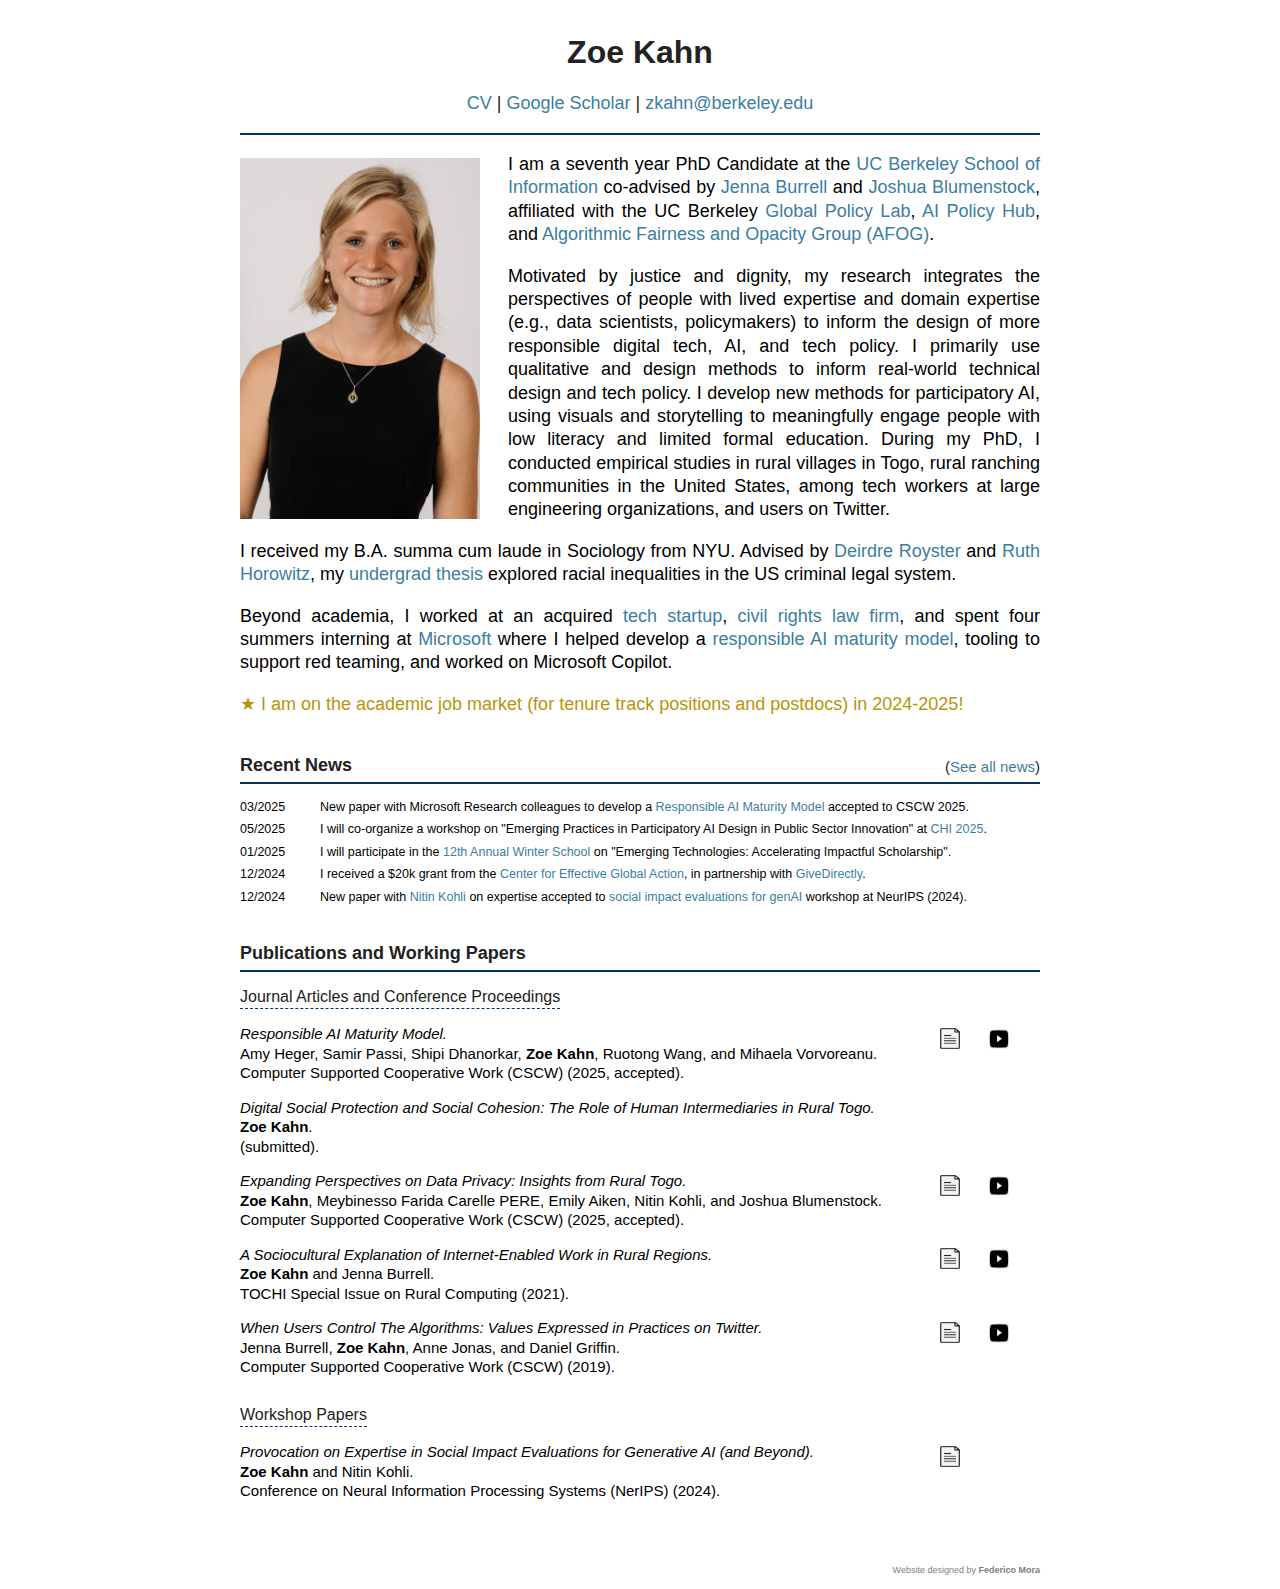
<file: index.html>
<!DOCTYPE html>
<html lang="en">
<head>
    <title>Zoe Kahn</title>
    <meta charset="UTF-8">
    <meta name="description" content="Zoe Kahn's academic website">
    <meta name="author" content="Zoe Kahn">
    <meta name="viewport" content="width=device-width, initial-scale=1.0">
    <link rel="stylesheet" type="text/css" href="main.css">
    <link rel="shortcut icon" type="image/png" href="favicon-placeholder" />
    
</head>

<body>
<div class='title'><h1>Zoe Kahn</h1></div>
<div class='subtitle'><h2><a href='resume.pdf', download='ZoeKahnCV.pdf'>CV</a> | <a href='https://scholar.google.com/citations?user=tsX7at8AAAAJ&hl=en'>Google Scholar</a> | <a href='mailto:zkahn@berkeley.edu'>zkahn@berkeley.edu</a></h2></div>
<div class="hbar"></div>
<div class="profile">
<div class="profile-left">
<img class="headshot" src="images/headshot.JPG" alt="Headshot"/>
<p>I am a seventh year PhD Candidate at the <a href='https://www.ischool.berkeley.edu/'>UC Berkeley School of Information</a> co-advised by <a href='https://jennaburrell.org/'>Jenna Burrell</a> and <a href='http://www.jblumenstock.com/'>Joshua Blumenstock</a>, affiliated with the UC Berkeley <a href='http://www.globalpolicy.science/'>Global Policy Lab</a>, <a href='https://cltc.berkeley.edu/program/ai-policy-hub/'>AI Policy Hub</a>, and <a href='https://afog.berkeley.edu/'>Algorithmic Fairness and Opacity Group (AFOG)</a>.<p>Motivated by justice and dignity, my research integrates the perspectives of people with lived expertise and domain expertise (e.g., data scientists, policymakers) to inform the design of more responsible digital tech, AI, and tech policy. I primarily use qualitative and design methods to inform real-world technical design and tech policy. I develop new methods for participatory AI, using visuals and storytelling to meaningfully engage people with low literacy and limited formal education. During my PhD, I conducted empirical studies in rural villages in Togo, rural ranching communities in the United States, among tech workers at large engineering organizations, and users on Twitter. <p> I received my B.A. summa cum laude in Sociology from NYU. Advised by <a href='https://as.nyu.edu/faculty/deirdre-royster.html'>Deirdre Royster</a> and <a href='https://as.nyu.edu/faculty/ruth-horowitz.html'>Ruth Horowitz</a>, my <a href='https://cas.nyu.edu/content/dam/nyu-as/cas/documents/Inquiry_XVIII.pdf'>undergrad thesis</a> explored racial inequalities in the US criminal legal system. <p> Beyond academia, I worked at an acquired <a href='https://www.procore.com/press/procore-to-acquire-honest-buildings-to-enhance-project-management-for-owners'> tech startup</a>, <a href='https://www.rekhiwolk.com/'>civil rights law firm</a>, and spent four summers interning at <a href='https://www.microsoft.com/en-us/'> Microsoft</a> where I helped develop a <a href='https://www.microsoft.com/en-us/research/publication/responsible-ai-maturity-model/'> responsible AI maturity model</a>, tooling to support red teaming, and worked on Microsoft Copilot. </p> <p><font color='#B7950B'>&#9733; I am on the academic job market (for tenure track positions and postdocs) in 2024-2025!</font></p></div>
</div>
<div class="section">
<h1>Recent News <small style="font-weight: 300; float: right; margin-top: 0.23em">(<a href="./news.html">See all news</a>)</small></h1>
<div class="hbar"></div>
<div id="news">
<div class="news-item">
<div class="news-left">03/2025</div>
<div class="news-right">New paper with Microsoft Research colleagues to develop a <a href='https://www.microsoft.com/en-us/research/publication/responsible-ai-maturity-model/?locale=ko-kr'>Responsible AI Maturity Model</a> accepted to CSCW 2025.</div>
</div>
<div class="news-item">
<div class="news-left">05/2025</div>
<div class="news-right">I will co-organize a workshop on "Emerging Practices in Participatory AI Design in Public Sector Innovation" at <a href='https://chi2025.acm.org/'>CHI 2025</a>.</div>
</div>
<div class="news-item">
<div class="news-left">01/2025</div>
<div class="news-right">I will participate in the <a href='https://sfis.asu.edu/events/winter-school/'>12th Annual Winter School </a> on "Emerging Technologies: Accelerating Impactful Scholarship".</div>
</div>
<div class="news-item">
<div class="news-left">12/2024</div>
<div class="news-right">I received a $20k grant from the <a href='https://cega.berkeley.edu/'>Center for Effective Global Action</a>, in partnership with <a href='https://www.givedirectly.org/'>GiveDirectly</a>.</div>
</div>
<div class="news-item">
<div class="news-left">12/2024</div>
<div class="news-right">New paper with <a href='https://www.ischool.berkeley.edu/people/nitin-kohli'>Nitin Kohli </a> on expertise accepted to  <a href='https://evaleval.github.io/'>social impact evaluations for genAI </a> workshop at NeurIPS (2024).</div>
</div>
</div>
</div>
<div class="section">
<h1>Publications and Working Papers</h1><div class="hbar"></div>
<div id="publications">
<h3 id="Journal Articles and Conference Proceedingspublications">Journal Articles and Conference Proceedings</h3><div class="paper">
<div class="paper-left">
<div class="paper-title">Responsible AI Maturity Model.</div><div class="paper-authors">Amy Heger,
Samir Passi,
Shipi Dhanorkar,
<b>Zoe Kahn</b>,
Ruotong Wang,
and Mihaela Vorvoreanu.</div><div class="paper-conference">Computer Supported Cooperative Work (CSCW) (2025, accepted).</div><div class="paper-early"></div></div>
<div class="paper-right">
<a href="https://www.microsoft.com/en-us/research/publication/responsible-ai-maturity-model/" alt="[PDF]"><img class="icon" src="images/paper2.jpg"/></a>
&nbsp; &nbsp; &nbsp;<a href="https://www.microsoft.com/en-us/research/video/lightning-talks-responsible-ai-the-challenge-of-big-models/" alt="[Talk]"><img class="icon" src="images/video4.png"/></a>
</div>
</div>
<div class="paper">
<div class="paper-left">
<div class="paper-title">Digital Social Protection and Social Cohesion: The Role of Human Intermediaries in Rural Togo.</div><div class="paper-authors"><b>Zoe Kahn</b>.</div><div class="paper-conference">(submitted).</div><div class="paper-early"></div></div>
<div class="paper-right">
&nbsp; &nbsp; &nbsp;&nbsp; &nbsp; &nbsp;&nbsp; &nbsp; &nbsp;</div>
</div>
<div class="paper">
<div class="paper-left">
<div class="paper-title">Expanding Perspectives on Data Privacy: Insights from Rural Togo.</div><div class="paper-authors"><b>Zoe Kahn</b>,
Meybinesso Farida Carelle PERE,
Emily Aiken,
Nitin Kohli,
and Joshua Blumenstock.</div><div class="paper-conference">Computer Supported Cooperative Work (CSCW) (2025, accepted).</div><div class="paper-early"></div></div>
<div class="paper-right">
<a href="https://arxiv.org/pdf/2409.17578" alt="[PDF]"><img class="icon" src="images/paper2.jpg"/></a>
&nbsp; &nbsp; &nbsp;<a href=" https://www.youtube.com/watch?v=r6e1HIWZARg" alt="[Talk]"><img class="icon" src="images/video4.png"/></a>
</div>
</div>
<div class="paper">
<div class="paper-left">
<div class="paper-title">A Sociocultural Explanation of Internet-Enabled Work in Rural Regions.</div><div class="paper-authors"><b>Zoe Kahn</b> and Jenna Burrell.</div><div class="paper-conference">TOCHI Special Issue on Rural Computing (2021).</div><div class="paper-early"></div></div>
<div class="paper-right">
<a href="https://dl.acm.org/doi/pdf/10.1145/3443705" alt="[PDF]"><img class="icon" src="images/paper2.jpg"/></a>
&nbsp; &nbsp; &nbsp;<a href="https://www.youtube.com/watch?v=orZAsSkFPEg" alt="[Talk]"><img class="icon" src="images/video4.png"/></a>
</div>
</div>
<div class="paper">
<div class="paper-left">
<div class="paper-title">When Users Control The Algorithms: Values Expressed in Practices on Twitter.</div><div class="paper-authors">Jenna Burrell,
<b>Zoe Kahn</b>,
Anne Jonas,
and Daniel Griffin.</div><div class="paper-conference">Computer Supported Cooperative Work (CSCW) (2019).</div><div class="paper-early"></div></div>
<div class="paper-right">
<a href="https://dl.acm.org/doi/pdf/10.1145/3359240" alt="[PDF]"><img class="icon" src="images/paper2.jpg"/></a>
&nbsp; &nbsp; &nbsp;<a href="https://www.youtube.com/watch?v=MSZSJqDXQLE" alt="[Talk]"><img class="icon" src="images/video4.png"/></a>
</div>
</div>
<p style="font-size: 0.4em">&nbsp</p>
<h3 id="Workshop Paperspublications">Workshop Papers</h3><div class="paper">
<div class="paper-left">
<div class="paper-title">Provocation on Expertise in Social Impact Evaluations for Generative AI (and Beyond).</div><div class="paper-authors"><b>Zoe Kahn</b> and Nitin Kohli.</div><div class="paper-conference">Conference on Neural Information Processing Systems (NerIPS) (2024).</div><div class="paper-early"></div></div>
<div class="paper-right">
<a href="http://arxiv.org/abs/2411.06017" alt="[PDF]"><img class="icon" src="images/paper2.jpg"/></a>
&nbsp; &nbsp; &nbsp;&nbsp; &nbsp; &nbsp;</div>
</div>
</div>
</div>


<div class="footer">
    <p>Website designed by <a href="https://federicoaureliano.github.io/">Federico Mora</a></p>
</div></body>
</html>
</file>
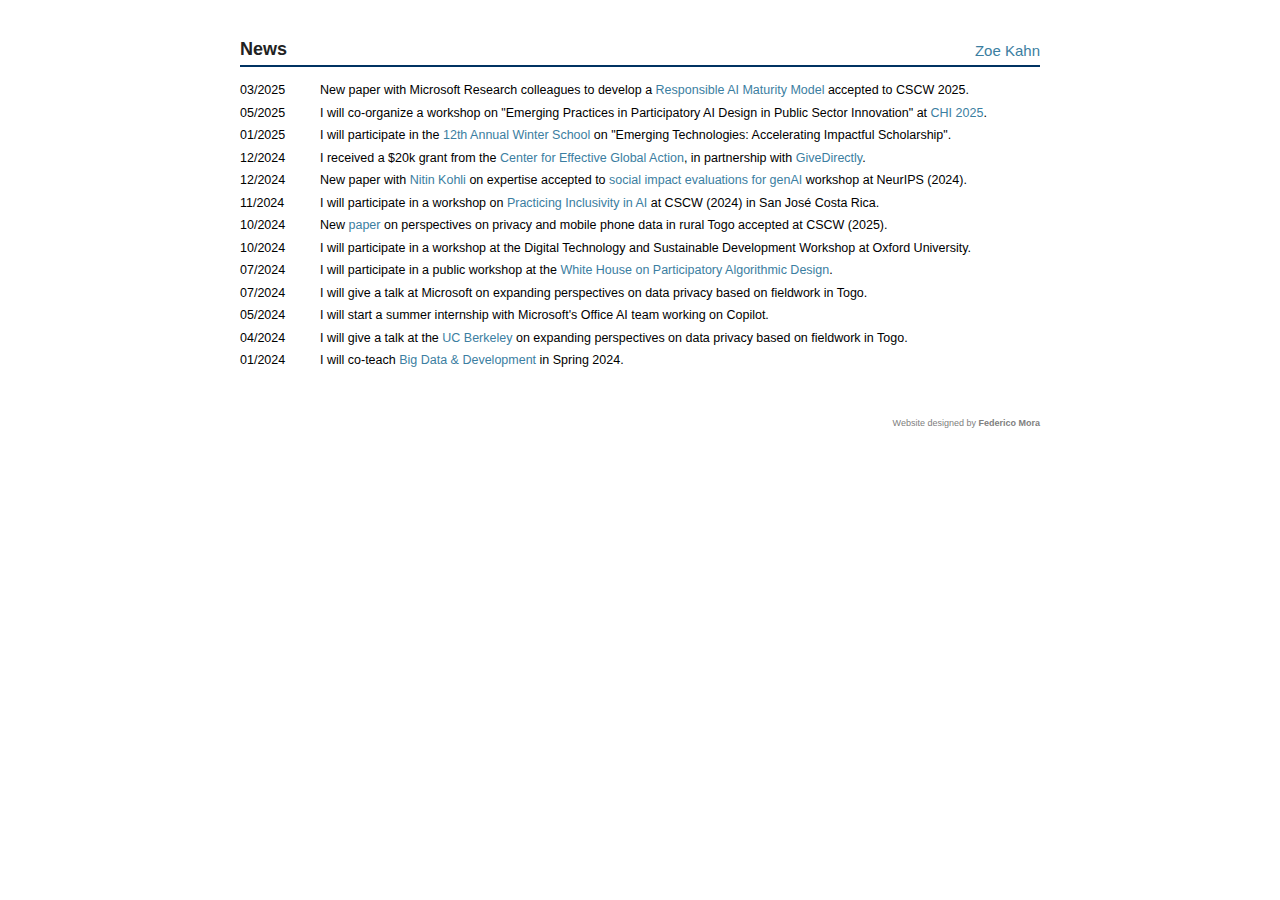
<file: news.html>
<!DOCTYPE html>
<html lang="en">
<head>
    <title>Zoe Kahn</title>
    <meta charset="UTF-8">
    <meta name="description" content="Zoe Kahn's academic website">
    <meta name="author" content="Zoe Kahn">
    <meta name="viewport" content="width=device-width, initial-scale=1.0">
    <link rel="stylesheet" type="text/css" href="main.css">
    <link rel="shortcut icon" type="image/png" href="favicon-placeholder" />
    
</head>

<body>
<div class="section">
<h1>News <small style="font-weight: 300; float: right; margin-top: 0.23em"><a href="./index.html">Zoe Kahn</a></small></h1>
<div class="hbar"></div>
<div id="news">
<div class="news-item">
<div class="news-left">03/2025</div>
<div class="news-right">New paper with Microsoft Research colleagues to develop a <a href='https://www.microsoft.com/en-us/research/publication/responsible-ai-maturity-model/?locale=ko-kr'>Responsible AI Maturity Model</a> accepted to CSCW 2025.</div>
</div>
<div class="news-item">
<div class="news-left">05/2025</div>
<div class="news-right">I will co-organize a workshop on "Emerging Practices in Participatory AI Design in Public Sector Innovation" at <a href='https://chi2025.acm.org/'>CHI 2025</a>.</div>
</div>
<div class="news-item">
<div class="news-left">01/2025</div>
<div class="news-right">I will participate in the <a href='https://sfis.asu.edu/events/winter-school/'>12th Annual Winter School </a> on "Emerging Technologies: Accelerating Impactful Scholarship".</div>
</div>
<div class="news-item">
<div class="news-left">12/2024</div>
<div class="news-right">I received a $20k grant from the <a href='https://cega.berkeley.edu/'>Center for Effective Global Action</a>, in partnership with <a href='https://www.givedirectly.org/'>GiveDirectly</a>.</div>
</div>
<div class="news-item">
<div class="news-left">12/2024</div>
<div class="news-right">New paper with <a href='https://www.ischool.berkeley.edu/people/nitin-kohli'>Nitin Kohli </a> on expertise accepted to  <a href='https://evaleval.github.io/'>social impact evaluations for genAI </a> workshop at NeurIPS (2024).</div>
</div>
<div class="news-item">
<div class="news-left">11/2024</div>
<div class="news-right">I will participate in a workshop on <a href='https://sites.google.com/partnershiponai.org/practicing-inclusivity-in-ai/home'>Practicing Inclusivity in AI</a> at CSCW (2024) in San José Costa Rica.</div>
</div>
<div class="news-item">
<div class="news-left">10/2024</div>
<div class="news-right">New <a href='https://arxiv.org/pdf/2409.17578'>paper</a> on perspectives on privacy and mobile phone data in rural Togo accepted at CSCW (2025).</div>
</div>
<div class="news-item">
<div class="news-left">10/2024</div>
<div class="news-right">I will participate in a workshop at the Digital Technology and Sustainable Development Workshop at Oxford University.</div>
</div>
<div class="news-item">
<div class="news-left">07/2024</div>
<div class="news-right">I will participate in a public workshop at the <a href='https://open-staging.usa.gov/meeting/July-29-2024-Open-Government-in-Action/'>White House on Participatory Algorithmic Design</a>.</div>
</div>
<div class="news-item">
<div class="news-left">07/2024</div>
<div class="news-right">I will give a talk at Microsoft on expanding perspectives on data privacy based on fieldwork in Togo.</div>
</div>
<div class="news-item">
<div class="news-left">05/2024</div>
<div class="news-right">I will start a summer internship with Microsoft's Office AI team working on Copilot.</div>
</div>
<div class="news-item">
<div class="news-left">04/2024</div>
<div class="news-right">I will give a talk at the <a href='https://www.ischool.berkeley.edu/events/2024/phd-research-reception'>UC Berkeley</a> on expanding perspectives on data privacy based on fieldwork in Togo.</div>
</div>
<div class="news-item">
<div class="news-left">01/2024</div>
<div class="news-right">I will co-teach <a href='https://sites.ischool.berkeley.edu/bdd/'>Big Data & Development</a> in Spring 2024.</div>
</div>
</div>
</div>


<div class="footer">
    <p>Website designed by <a href="https://federicoaureliano.github.io/">Federico Mora</a></p>
</div></body>
</html>
</file>
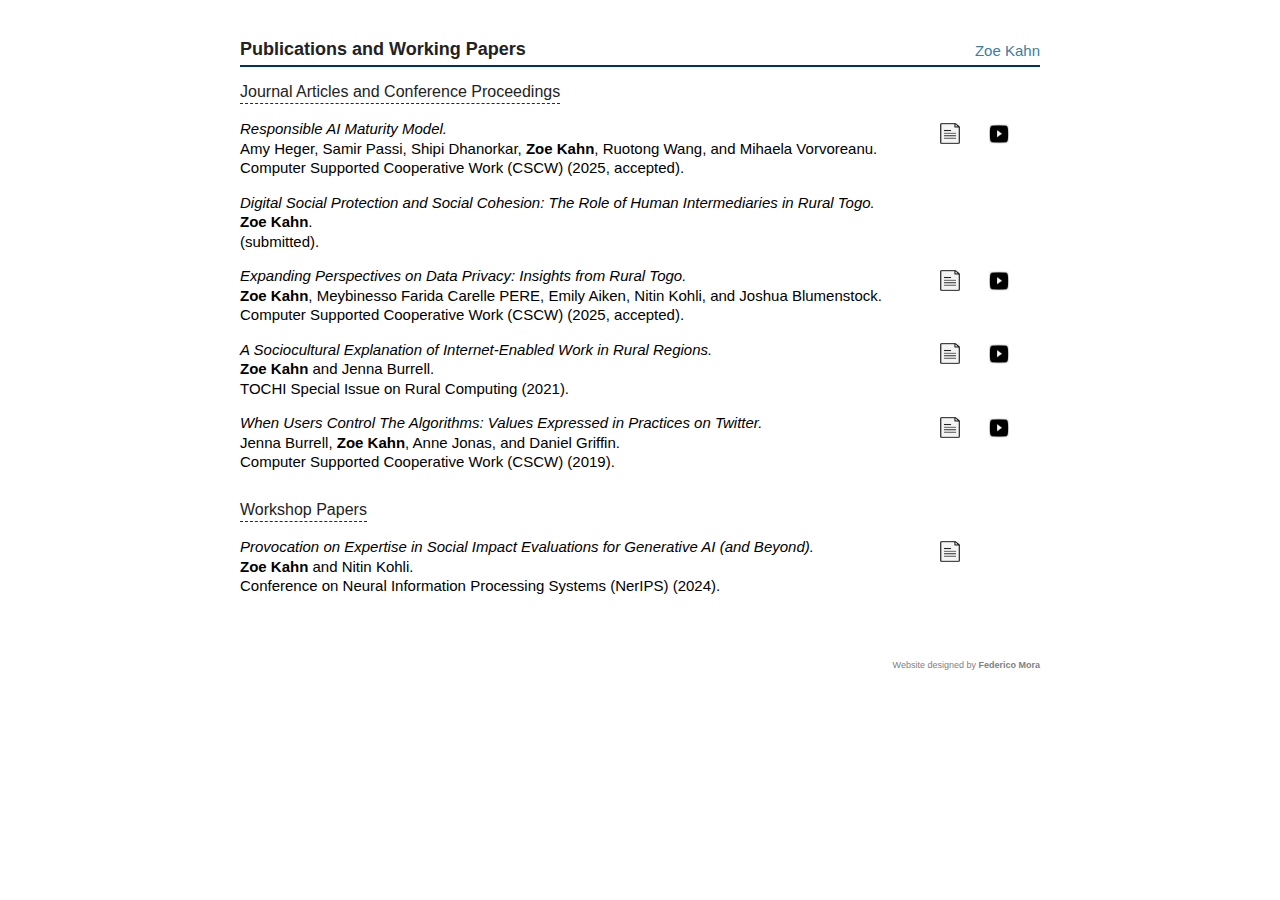
<file: pubs.html>
<!DOCTYPE html>
<html lang="en">
<head>
    <title>Zoe Kahn</title>
    <meta charset="UTF-8">
    <meta name="description" content="Zoe Kahn's academic website">
    <meta name="author" content="Zoe Kahn">
    <meta name="viewport" content="width=device-width, initial-scale=1.0">
    <link rel="stylesheet" type="text/css" href="main.css">
    <link rel="shortcut icon" type="image/png" href="favicon-placeholder" />
    
</head>

<body>
<div class="section">
<h1>Publications and Working Papers <small style="font-weight: 300; float: right; margin-top: 0.23em"><a href="./index.html">Zoe Kahn</a></small></h1>
<div class="hbar"></div>
<div id="publications">
<h3 id="Journal Articles and Conference Proceedingspublications">Journal Articles and Conference Proceedings</h3><div class="paper">
<div class="paper-left">
<div class="paper-title">Responsible AI Maturity Model.</div><div class="paper-authors">Amy Heger,
Samir Passi,
Shipi Dhanorkar,
<b>Zoe Kahn</b>,
Ruotong Wang,
and Mihaela Vorvoreanu.</div><div class="paper-conference">Computer Supported Cooperative Work (CSCW) (2025, accepted).</div><div class="paper-early"></div></div>
<div class="paper-right">
<a href="https://www.microsoft.com/en-us/research/publication/responsible-ai-maturity-model/" alt="[PDF]"><img class="icon" src="images/paper2.jpg"/></a>
&nbsp; &nbsp; &nbsp;<a href="https://www.microsoft.com/en-us/research/video/lightning-talks-responsible-ai-the-challenge-of-big-models/" alt="[Talk]"><img class="icon" src="images/video4.png"/></a>
</div>
</div>
<div class="paper">
<div class="paper-left">
<div class="paper-title">Digital Social Protection and Social Cohesion: The Role of Human Intermediaries in Rural Togo.</div><div class="paper-authors"><b>Zoe Kahn</b>.</div><div class="paper-conference">(submitted).</div><div class="paper-early"></div></div>
<div class="paper-right">
&nbsp; &nbsp; &nbsp;&nbsp; &nbsp; &nbsp;&nbsp; &nbsp; &nbsp;</div>
</div>
<div class="paper">
<div class="paper-left">
<div class="paper-title">Expanding Perspectives on Data Privacy: Insights from Rural Togo.</div><div class="paper-authors"><b>Zoe Kahn</b>,
Meybinesso Farida Carelle PERE,
Emily Aiken,
Nitin Kohli,
and Joshua Blumenstock.</div><div class="paper-conference">Computer Supported Cooperative Work (CSCW) (2025, accepted).</div><div class="paper-early"></div></div>
<div class="paper-right">
<a href="https://arxiv.org/pdf/2409.17578" alt="[PDF]"><img class="icon" src="images/paper2.jpg"/></a>
&nbsp; &nbsp; &nbsp;<a href=" https://www.youtube.com/watch?v=r6e1HIWZARg" alt="[Talk]"><img class="icon" src="images/video4.png"/></a>
</div>
</div>
<div class="paper">
<div class="paper-left">
<div class="paper-title">A Sociocultural Explanation of Internet-Enabled Work in Rural Regions.</div><div class="paper-authors"><b>Zoe Kahn</b> and Jenna Burrell.</div><div class="paper-conference">TOCHI Special Issue on Rural Computing (2021).</div><div class="paper-early"></div></div>
<div class="paper-right">
<a href="https://dl.acm.org/doi/pdf/10.1145/3443705" alt="[PDF]"><img class="icon" src="images/paper2.jpg"/></a>
&nbsp; &nbsp; &nbsp;<a href="https://www.youtube.com/watch?v=orZAsSkFPEg" alt="[Talk]"><img class="icon" src="images/video4.png"/></a>
</div>
</div>
<div class="paper">
<div class="paper-left">
<div class="paper-title">When Users Control The Algorithms: Values Expressed in Practices on Twitter.</div><div class="paper-authors">Jenna Burrell,
<b>Zoe Kahn</b>,
Anne Jonas,
and Daniel Griffin.</div><div class="paper-conference">Computer Supported Cooperative Work (CSCW) (2019).</div><div class="paper-early"></div></div>
<div class="paper-right">
<a href="https://dl.acm.org/doi/pdf/10.1145/3359240" alt="[PDF]"><img class="icon" src="images/paper2.jpg"/></a>
&nbsp; &nbsp; &nbsp;<a href="https://www.youtube.com/watch?v=MSZSJqDXQLE" alt="[Talk]"><img class="icon" src="images/video4.png"/></a>
</div>
</div>
<p style="font-size: 0.4em">&nbsp</p>
<h3 id="Workshop Paperspublications">Workshop Papers</h3><div class="paper">
<div class="paper-left">
<div class="paper-title">Provocation on Expertise in Social Impact Evaluations for Generative AI (and Beyond).</div><div class="paper-authors"><b>Zoe Kahn</b> and Nitin Kohli.</div><div class="paper-conference">Conference on Neural Information Processing Systems (NerIPS) (2024).</div><div class="paper-early"></div></div>
<div class="paper-right">
<a href="http://arxiv.org/abs/2411.06017" alt="[PDF]"><img class="icon" src="images/paper2.jpg"/></a>
&nbsp; &nbsp; &nbsp;&nbsp; &nbsp; &nbsp;</div>
</div>
</div>
</div>


<div class="footer">
    <p>Website designed by <a href="https://federicoaureliano.github.io/">Federico Mora</a></p>
</div></body>
</html>
</file>
<file: main.css>
body {
    font: 18px/1.5 Helvetica, Arial, sans-serif;
    margin-left: auto;
    margin-right: auto;
    max-width: 800px;
    min-width: 350px;
    width: 90%;
    margin-top: 2%;
    margin-bottom: 1%;
    line-height: 1.3;
    text-size-adjust: none;
    -webkit-text-size-adjust: none;
    -moz-text-size-adjust: none;
    -ms-text-size-adjust: none;
}

.footer {
    font-size: xx-small;
    text-align: right;
    padding-top: 5%;
    color: gray;
}

.footer a {
    color: gray;
    font-weight: 700;
}


h1,
h2,
h3 {
    font-weight: 700;
    font-family: "Helvetica Neue", Helvetica, Arial, sans-serif;
    margin-bottom: 0.25em;
    margin-top: 1em;
    font-size: larger;
}

h3 {
    font-weight: 500;
    font-size: medium;
    display: inline-block;
    margin-top: 0;
    margin-bottom: 0;
}

a {
    text-decoration: none;
}

.title h1 {
    font-weight:900;;
    font-size: xx-large;
    text-align: center;
    margin-bottom: 0.1em;
}

.subtitle h2 {
    font-weight:400;;
    font-size: large;
    text-align: center;
    margin-bottom: 1em;
}

.hbar {
    margin-left: auto;
    margin-right: auto;
    border-top: solid;
    border-top-width: 2px;
    margin-bottom: 1em;
}

.section {
    margin: 2.5em 0em 0em 0em;
    font-size: smaller;
}

/* Start Profile */
.headshot {
    margin: 0.3em 3.5% 0em 0em;
    width: 36%;
    max-width: 240px;
    float: left;
}

.profile {
    margin: 0em 0em 0em 0em;
    text-align: justify;
}
/* End Profile */

/* Start News and Pubs */
.paper {
    display: flex;
    margin: 1em 0em 1em 0em;
}

.news-item {
    display: flex;
    margin: 0.5em 0em 0em 0em;
    font-size: smaller;
}

.other {
    display: flex;
}

.other ul {
    margin-top: -0.2em;  
}

.other li {
    margin-bottom: .8em;  
}

.paper-left {
    float: right;
    width: 85%;
    margin-right: 20px;
    text-decoration: none;
}

.news-right {
    float: right;
    width: 85%;
    text-decoration: none;
}

@media (max-width: 1000px) {

      .news-right {
            margin-left: 3em;
       }

}

.paper-right,.news-left {
    float: left;
    width: 10%;
    text-align: left;
}

.icon {
    width: 25%;
    margin-top: 0.25em;
    margin-right: 0.25em;
}

.paper-conference {
    /*font-size: smaller;*/
}

.paper-early {
    font-size: xx-small;
    color: LightSlateGrey;
}

.paper-title {
    font-style: italic;
    font-color: blue;
}

/* End News and Pubs */


/* Start Mentoring */
.student {
    margin: 0em 3% 1em 0em;
    float: left;
    width: 47%;
}

.student-result, .student-project {
    font-size: smaller;
}
/* End Mentoring */


/* Special Stuff For Small Screens */
@media screen and (max-width: 600px) {
    .student {
        width: 100%;
        display: list-item;
        list-style-type: circle;
        margin-left: 1em;
    }

    .icon {
        display: None;
    }
    
    .paper {
        display:grid ;
    }
    .paper-left {
        width: 100%;
        display: list-item;
        list-style-type: circle;
        margin-left: 1em;
    }
    .paper-right {
        width: 100%;
        margin-left: 1em;
    }
    
    .paper-conference {
        display:inline;
        margin-right: 0.1em;
    }
    
    a::after {
        content: attr(alt);
        font-size: smaller;
    }
}


@media (prefers-color-scheme: light) {
    body {
        background-color: #ffffff;
        color: black;
    }

    h1,
    h2,
    h3 {
        color: #222;
    }

    a {
        color: #3B7EA1;
    }
    
    a:hover {
        color: #00A598;
    }
    
    .hbar {
        color: #003362;
    }

    h3 {
        border-bottom: 1px #003362 dashed;
    }
    
}

/* Dark mode */
@media (prefers-color-scheme: dark) {
    body {
        background-color: black;
        color: #EEEEEE;
    }

    h1,
    h2,
    h3 {
        color: #EEEEEE;
    }

    a {
        color: #00A598;
    }
    
    a:hover {
        color: #3B7EA1;
    }
    
    .hbar {
        color: #AAAAAA;
    }

    h3 {
        border-bottom: 1px #AAAAAA dashed;
    }

    .icon {
        -webkit-filter: invert(75%);
        filter: invert(75%);
    }
}
</file>
